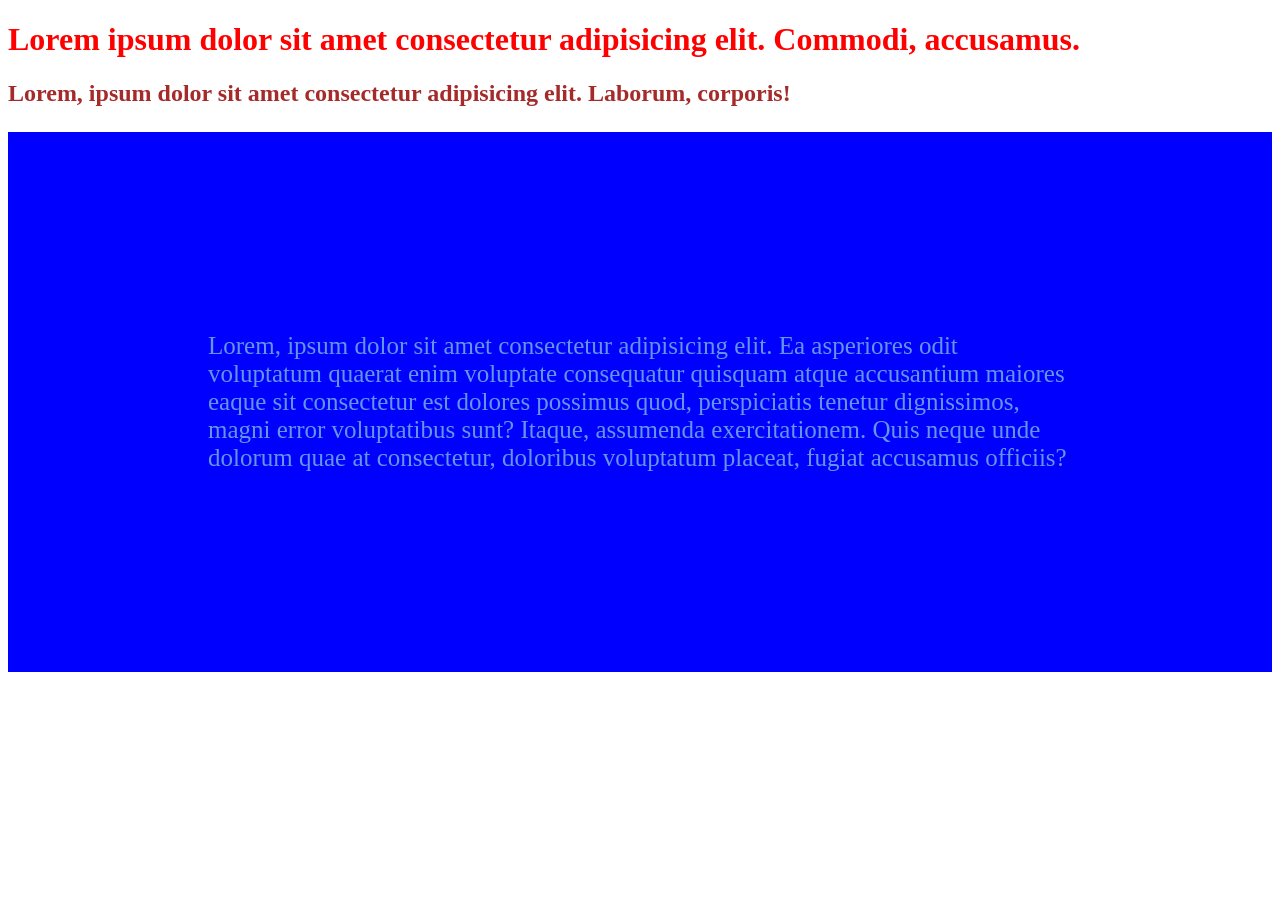
<file: CSS/01_basics/index.html>
<!DOCTYPE html>
<html lang="en">
<head>
    <meta charset="UTF-8">
    <meta name="viewport" content="width=device-width, initial-scale=1.0">
    <title>CSS Basics</title>
    <style>
        h2{
            color: brown;
        }
        p{
            color: brown;
            background-color:blue;
        }
    </style>
    <link rel="stylesheet" href="styles.css">
</head>
<body>
    <h1 style="color: red;">Lorem ipsum dolor sit amet consectetur adipisicing elit. Commodi, accusamus.</h1>
    <h2>Lorem, ipsum dolor sit amet consectetur adipisicing elit. Laborum, corporis!</h2>
    <p>Lorem, ipsum dolor sit amet consectetur adipisicing elit. Ea asperiores odit voluptatum quaerat enim voluptate consequatur quisquam atque accusantium maiores eaque sit consectetur est dolores possimus quod, perspiciatis tenetur dignissimos, magni error voluptatibus sunt? Itaque, assumenda exercitationem. Quis neque unde dolorum quae at consectetur, doloribus voluptatum placeat, fugiat accusamus officiis?</p>
</body>
</html>
</file>
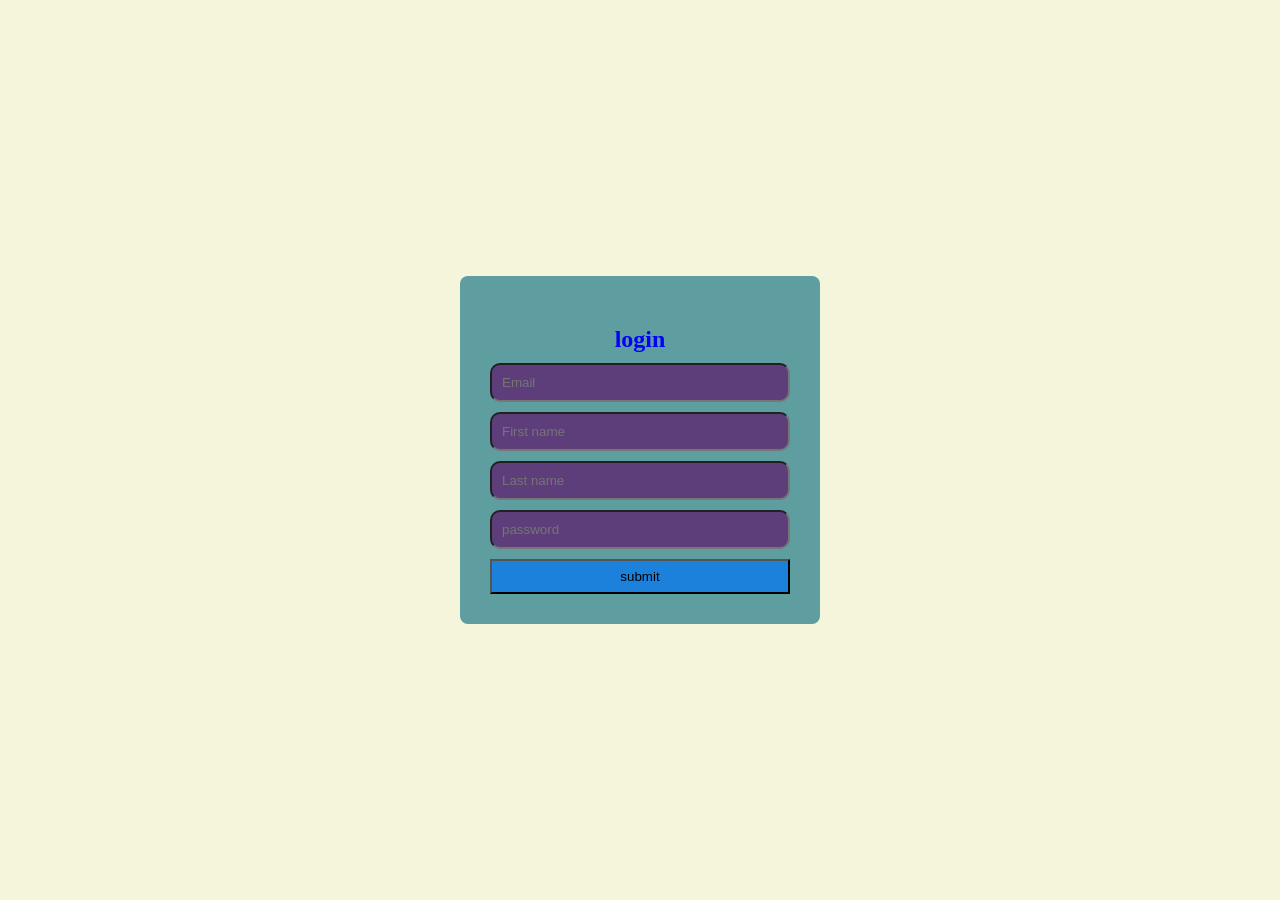
<file: CSS/03_signup/index.html>
<!DOCTYPE html>
<html lang="en">
<head>
    <meta charset="UTF-8">
    <meta name="viewport" content="width=device-width, initial-scale=1.0">
    <title>Document</title>
    <style>
        body{
            margin: 0;
            padding: 0;
            background-color: beige;
            box-sizing: border-box;
            height: 100vh;
            display: flex;
            justify-content: center;
            align-items: center;

}
        .card{
            background-color:cadetblue ;
            width: 300px;
            padding: 30px;
            border-radius: 8px;

        }
        h2{
            text-align: center;
            color:blue;
            margin-bottom: 10px;

            
        }
        form{
            display: flex;
            flex-direction: column;

        }
        input{
             padding: 10px;
             border-radius: 10px;
             margin-bottom: 10px;
             background-color: rgb(93, 62, 122);

        }

        button{
            background-color: #1b81da;
            padding: 8px;
            color: black;

        }
        button:hover{
            background-color: blue;
        }

    </style>
</head>
<body>
    <div class="card">
        <h2 id="login">login</h2>
        <form action="">
             
            <input type="text" id="Email"placeholder="Email">

            <input type="text" id="First name"placeholder="First name">

            <input type="text" id="Last name"placeholder="Last name">

            <input type="text" id="password" placeholder="password">

          <button type="button">submit</button>
        </form>

    </div>
</body>
</html>
</file>
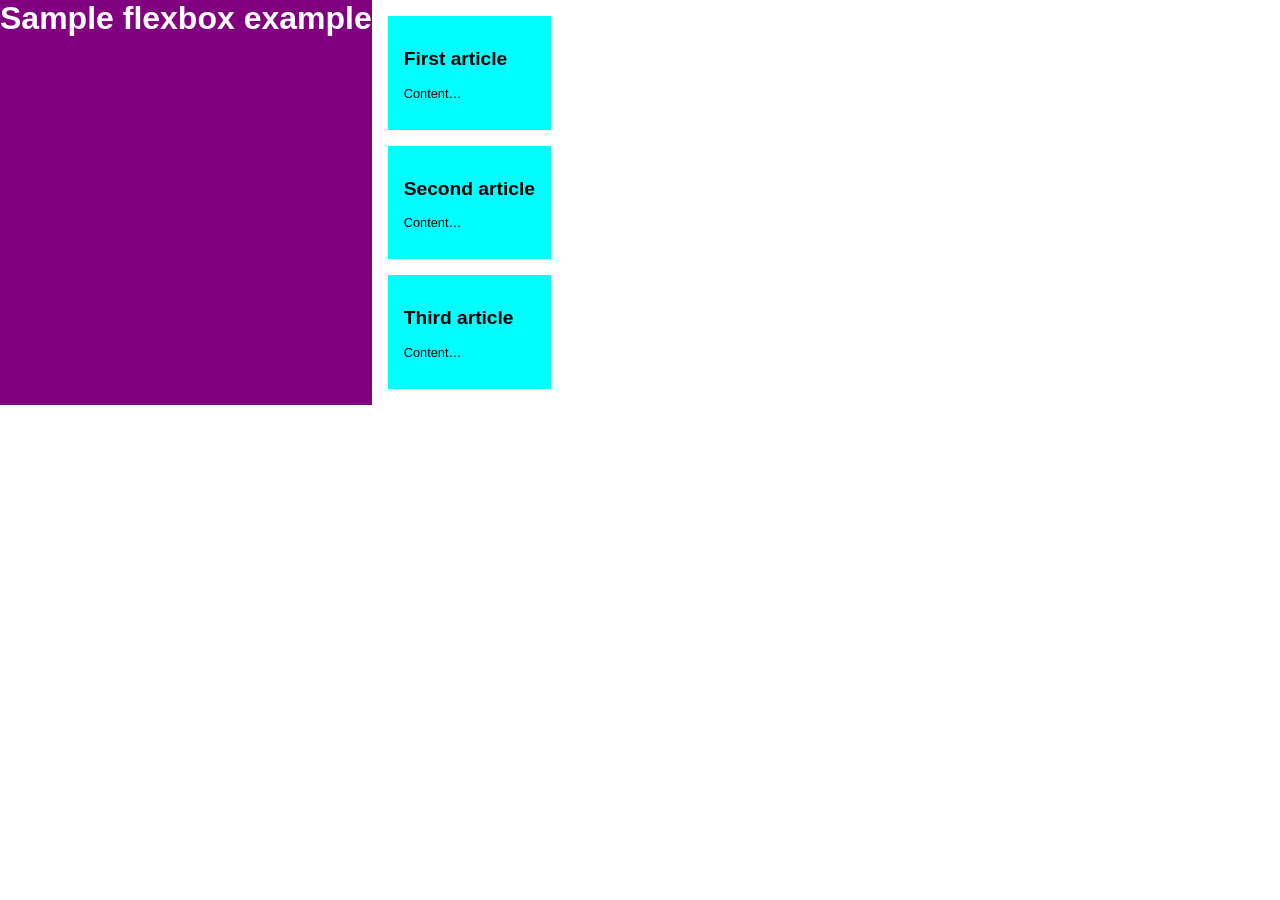
<file: CSS/07_flexbox/index.html>
<!DOCTYPE html>
<html lang="en">
<head>
    <meta charset="UTF-8">
    <meta name="viewport" content="width=device-width, initial-scale=1.0">
    <title>Document</title>
    <link rel="stylesheet" href="styles.css">
</head>
<body>
    
  <header>
  <h1>Sample flexbox example</h1>
</header>
<section>
  <article>
    <h2>First article</h2>
    <p>Content…</p>
  </article>
  <article>
    <h2>Second article</h2>
    <p>Content…</p>
  </article>
  <article>
    <h2>Third article</h2>
    <p>Content…</p>
  </article>
</section>


</body>
</html>
</file>
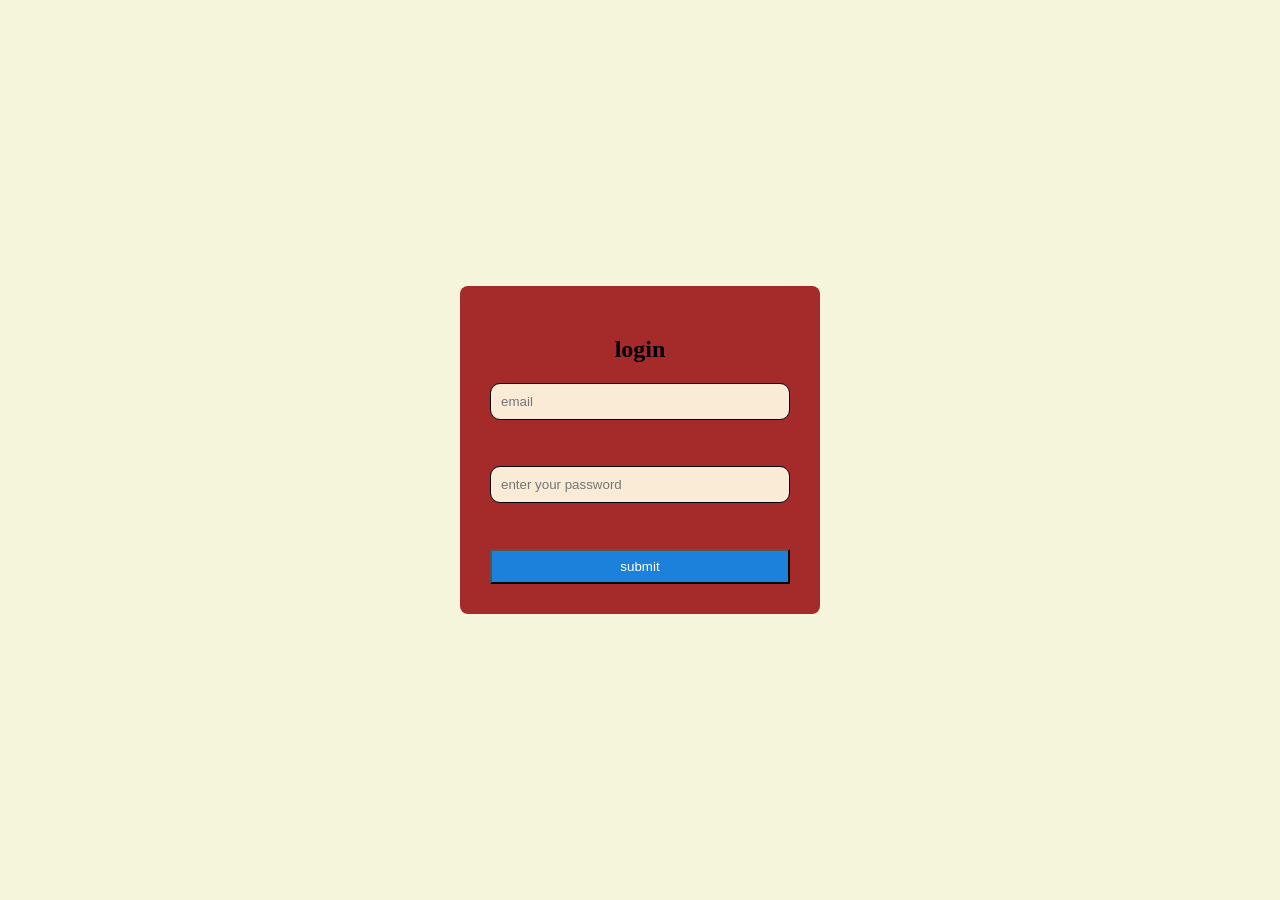
<file: CSS/02_project/login.html>
<!DOCTYPE html>
<html lang="en">
<head>
    <meta charset="UTF-8">
    <meta name="viewport" content="width=device-width, initial-scale=1.0">
    <title>login page</title>
    <style>
        body{
            background-color: beige;
            margin: 0;
            padding: 0;
            height: 100vh;
            display: flex;
            justify-content: center;
            align-items: center;
        }

        .card{
            
            background-color: brown;
            border-radius: 8px;
            padding: 30px;
            width: 300px;
        }
        .h2{
            color: blue;
            margin-bottom: 10px;
            text-align: center;
        }
        #login{
            text-align: center;
        }
        form{
            display: flex;
            flex-direction: column;
            

        }
        input{
            margin-bottom: 10px;
            padding: 10px;
            border-radius: 10px;
            background-color: antiquewhite;
            border: 1px solid black;
        }
        button{
            background-color: #1b81da;
            color: #fff;
            padding: 8px;
        }
        button:hover{
            background-color: blue;
        }
        
    </style>
</head>
<body>
    <div class="card">
        <h2 id="login">login</h2>
        <form action="">
            
            <input type="text" id="email" placeholder="email">
            <br><br>
            
            <input type="text" id="password" placeholder="enter your password">
            <br>
            <br>
            <button type="button">submit</button>
        </form>
    </div>
</body>
</html>
</file>
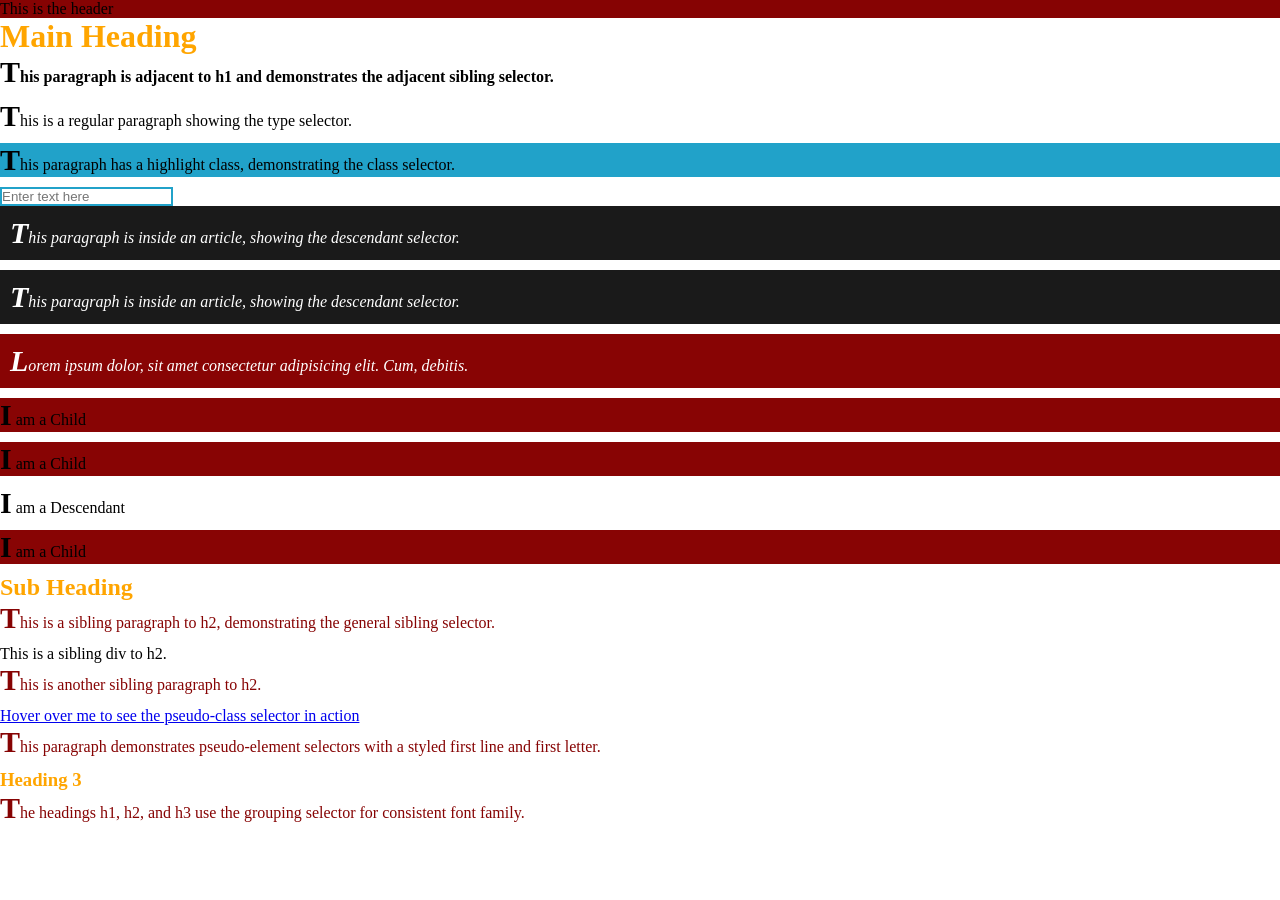
<file: CSS/04_selector/selectors.html>
<!DOCTYPE html>
<html lang="en">
  <head>
    <meta charset="UTF-8" />
    <meta name="viewport" content="width=device-width, initial-scale=1.0" />
    <title>CSS Selectors Example</title>
    <style>
      /* 1. Universal Selector */

      * {
        margin: 0;
        padding: 0;
        box-sizing: border-box;
      }

      /* 2. Type Selector */
      p {
        font-size: 16px;
        margin-bottom: 10px;
      }

      /* 3. Class Selector */
      .highlight {
        background-color: #21a2c9;
      }

      /* 4. ID Selector */
      #header {
        background-color: #860303;
      }

      /* 5. Attribute Selector */
      input[type="text"] {
        border: 2px solid #21a2c9;
      }

      /* 6. Descendant Selector */
      article p {
        font-style: italic;
        background-color: #1a1a1a;
        color: #fff;
        padding: 10px;
      }

      /* 7. Child Selector */
      div > p {
        background-color: #880404;
      }

      /* 8. Adjacent Sibling Selector */
      h1 + p {
        font-weight: bold;
      }

      /* 9. General Sibling Selector */
      h2 ~ p {
        color: #860303;
      }

      /* 10. Pseudo-class Selector */

      a:hover {
        background-color: #14a50e;
        text-decoration: none;
        color: #1a1a1a;
        padding: 5px;
        margin: 4px;
      }

      /* 11. Pseudo-element Selector */
      p::first-letter {
        font-weight: bold;
        font-size: 30px;
      }

      /* 12. Grouping Selector */

      h1,
      h2,
      h3 {
        color: orange;
      }
    </style>
  </head>
  <body>
    <header id="header">This is the header</header>

    <h1>Main Heading</h1>
    <p>
      This paragraph is adjacent to h1 and demonstrates the adjacent sibling
      selector.
    </p>
    <p>This is a regular paragraph showing the type selector.</p>

    <p class="highlight">
      This paragraph has a highlight class, demonstrating the class selector.
    </p>

    <input type="text" placeholder="Enter text here" />

    <article>
      <p>
        This paragraph is inside an article, showing the descendant selector.
      </p>
      <p>
        This paragraph is inside an article, showing the descendant selector.
      </p>
      <div>
        <p>
          Lorem ipsum dolor, sit amet consectetur adipisicing elit. Cum,
          debitis.
        </p>
      </div>
    </article>

    <div>
      <p>I am a Child</p>
      <p>I am a Child</p>
      <section>
        <p>I am a Descendant</p>
      </section>
      <p>I am a Child</p>
    </div>

    <h2>Sub Heading</h2>
    <p>
      This is a sibling paragraph to h2, demonstrating the general sibling
      selector.
    </p>
    <div>This is a sibling div to h2.</div>
    <p>This is another sibling paragraph to h2.</p>

    <a href="#">Hover over me to see the pseudo-class selector in action</a>

    <p>
      This paragraph demonstrates pseudo-element selectors with a styled first
      line and first letter.
    </p>

    <h3>Heading 3</h3>

    <p>
      The headings h1, h2, and h3 use the grouping selector for consistent font
      family.
    </p>
  </body>
</html>
</file>
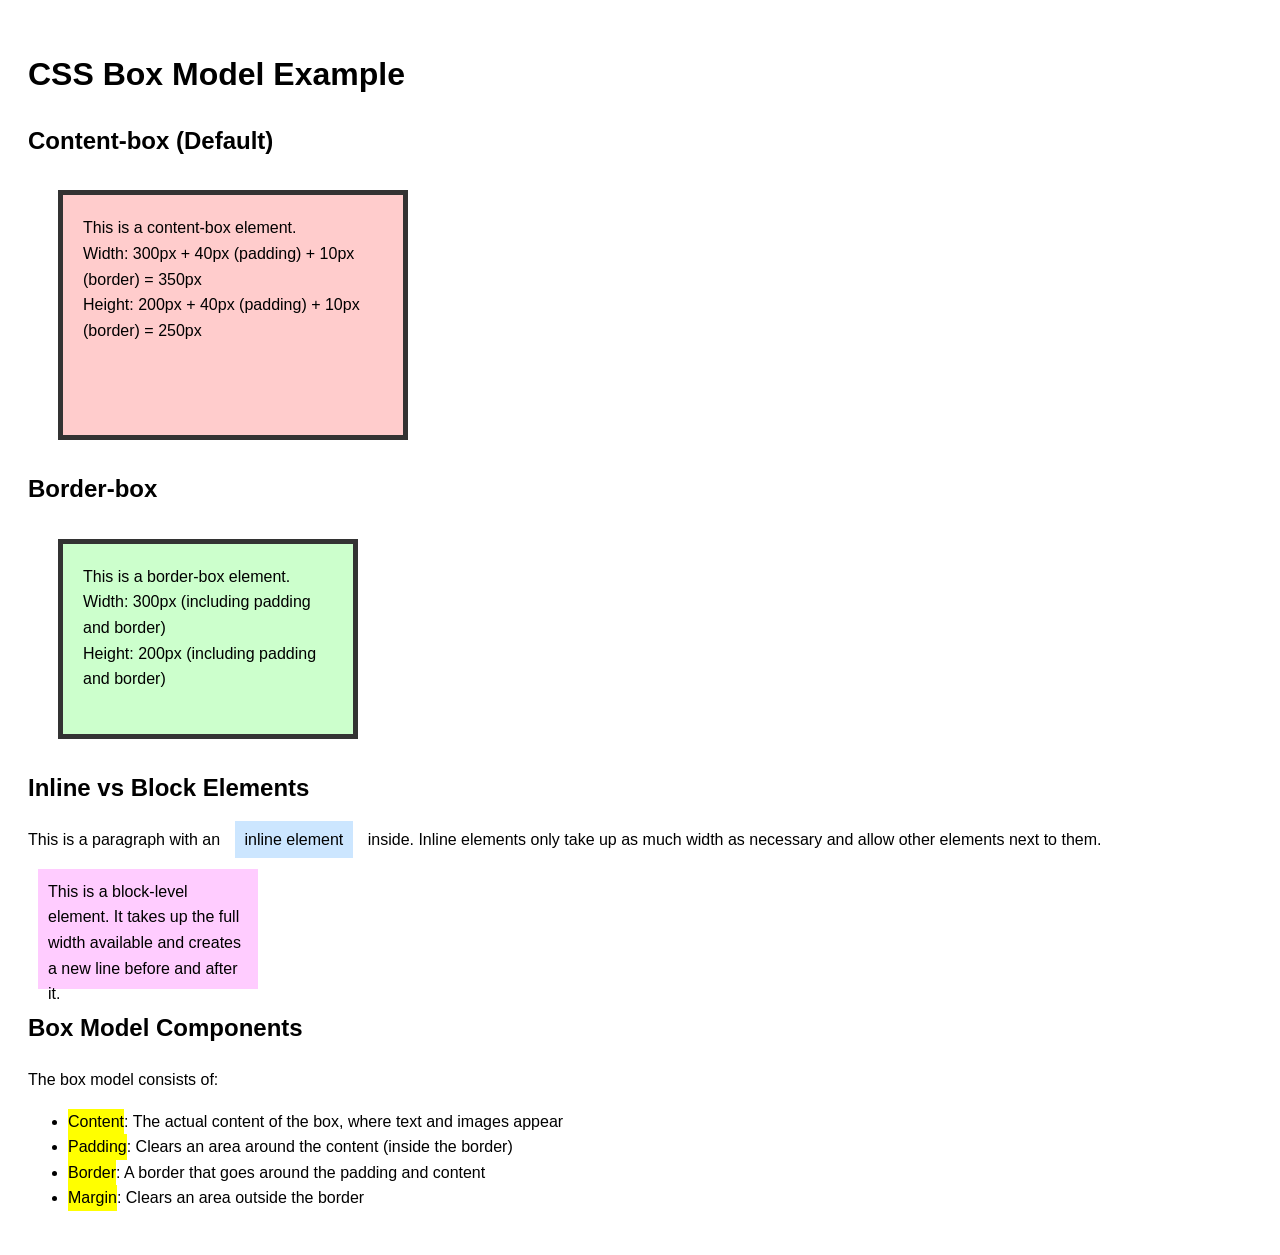
<file: CSS/05_boxmodel/boxmodel.html>
<!DOCTYPE html>
<html lang="en">
  <head>
    <meta charset="UTF-8" />
    <meta name="viewport" content="width=device-width, initial-scale=1.0" />
    <title>CSS Box Model Example</title>
    <style>
      body {
        font-family: Arial, sans-serif;
        line-height: 1.6;
        padding: 20px;
      }

      .box-model-demo {
        width: 300px;
        height: 200px;
        padding: 20px;
        border: 5px solid #333;
        margin: 30px;
        background-color: #f0f0f0;
      }

      .content-box {
        box-sizing: content-box;
        background-color: #ffcccc;
      }

      .border-box {
        box-sizing: border-box;
        background-color: #ccffcc;
      }

      .box-model-demo p {
        margin: 0;
      }

      .highlight {
        background-color: yellow;
        display: inline-block;
      }

      .inline-example {
        background-color: #cce6ff;
        padding: 10px;
        margin: 10px;
        /* Inline elements ignore width and height */
        width: 200px;
        height: 100px;
      }

      .block-example {
        background-color: #ffccff;
        padding: 10px;
        margin: 10px;
        width: 200px;
        height: 100px;
      }
    </style>
  </head>
  <body>
    <h1>CSS Box Model Example</h1>

    <h2>Content-box (Default)</h2>
    <div class="box-model-demo content-box">
      <p>This is a content-box element.</p>
      <p>Width: 300px + 40px (padding) + 10px (border) = 350px</p>
      <p>Height: 200px + 40px (padding) + 10px (border) = 250px</p>
    </div>

    <h2>Border-box</h2>
    <div class="box-model-demo border-box">
      <p>This is a border-box element.</p>
      <p>Width: 300px (including padding and border)</p>
      <p>Height: 200px (including padding and border)</p>
    </div>

    <h2>Inline vs Block Elements</h2>
    <p>
      This is a paragraph with an
      <span class="inline-example">inline element</span> inside. Inline elements
      only take up as much width as necessary and allow other elements next to
      them.
    </p>

    <div class="block-example">
      This is a block-level element. It takes up the full width available and
      creates a new line before and after it.
    </div>

    <h2>Box Model Components</h2>
    <p>The box model consists of:</p>
    <ul>
      <li>
        <span class="highlight">Content</span>: The actual content of the box,
        where text and images appear
      </li>
      <li>
        <span class="highlight">Padding</span>: Clears an area around the
        content (inside the border)
      </li>
      <li>
        <span class="highlight">Border</span>: A border that goes around the
        padding and content
      </li>
      <li>
        <span class="highlight">Margin</span>: Clears an area outside the border
      </li>
    </ul>
  </body>
</html>
</file>
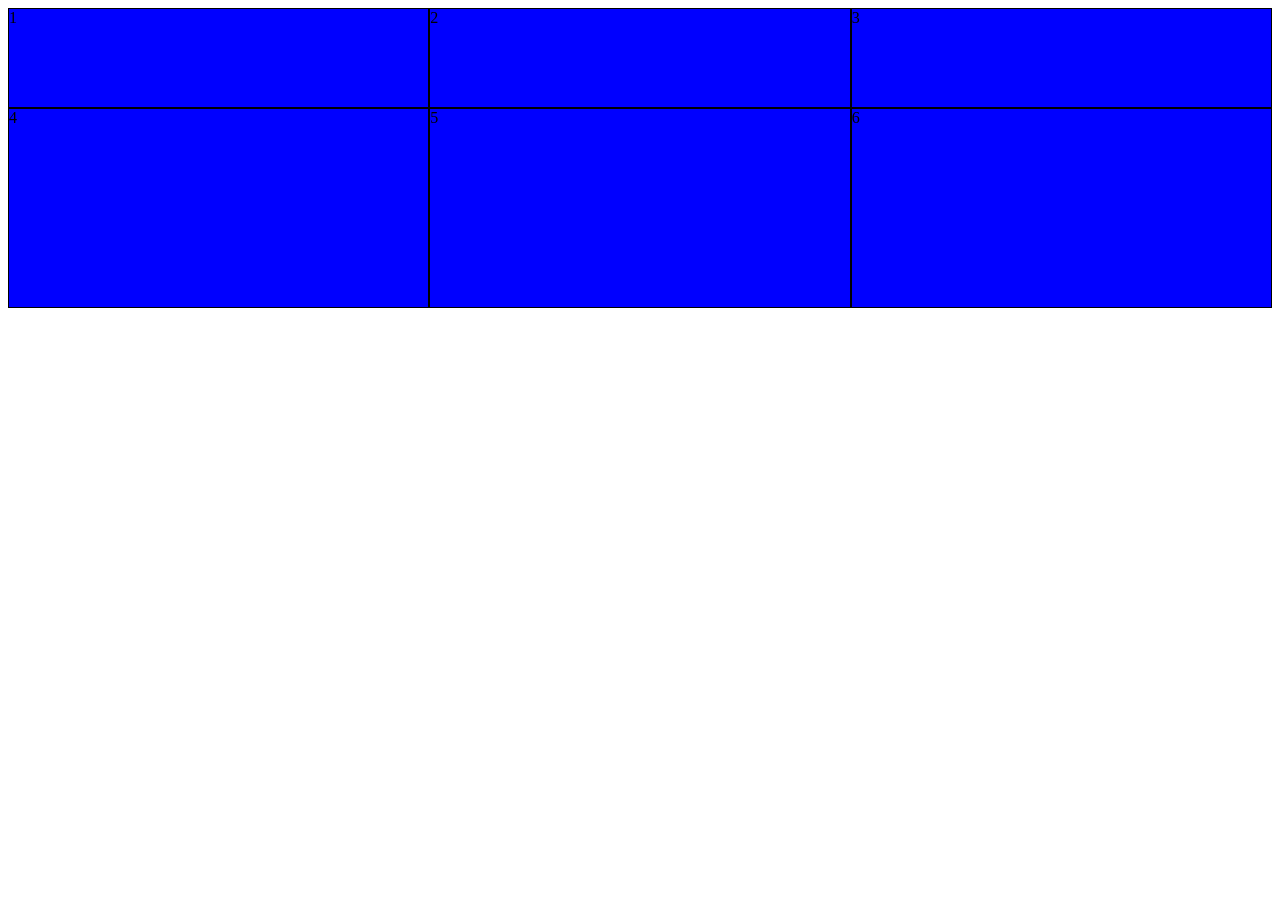
<file: CSS/08_grid/grid_basics.html>
<!DOCTYPE html>
<html lang="en">
<head>
    <meta charset="UTF-8">
    <meta name="viewport" content="width=device-width, initial-scale=1.0">
    <title>Grid container</title>
    <style>
        .grid-container{
            display:grid;
            grid-template-columns: repeat(3,1fr); 
            grid-template-rows: 100px 200px;
        
        }
        .item{
            background-color: blue;
            border: 1px solid black;
        }
    </style>
</head>
<body>
    <div class="grid-container">
        <div class="item">1</div>
        <div class="item">2</div>
        <div class="item">3</div>
        <div class="item">4</div>
        <div class="item">5</div>
        <div class="item">6</div>
        
    </div>
</body>
</html>
</file>
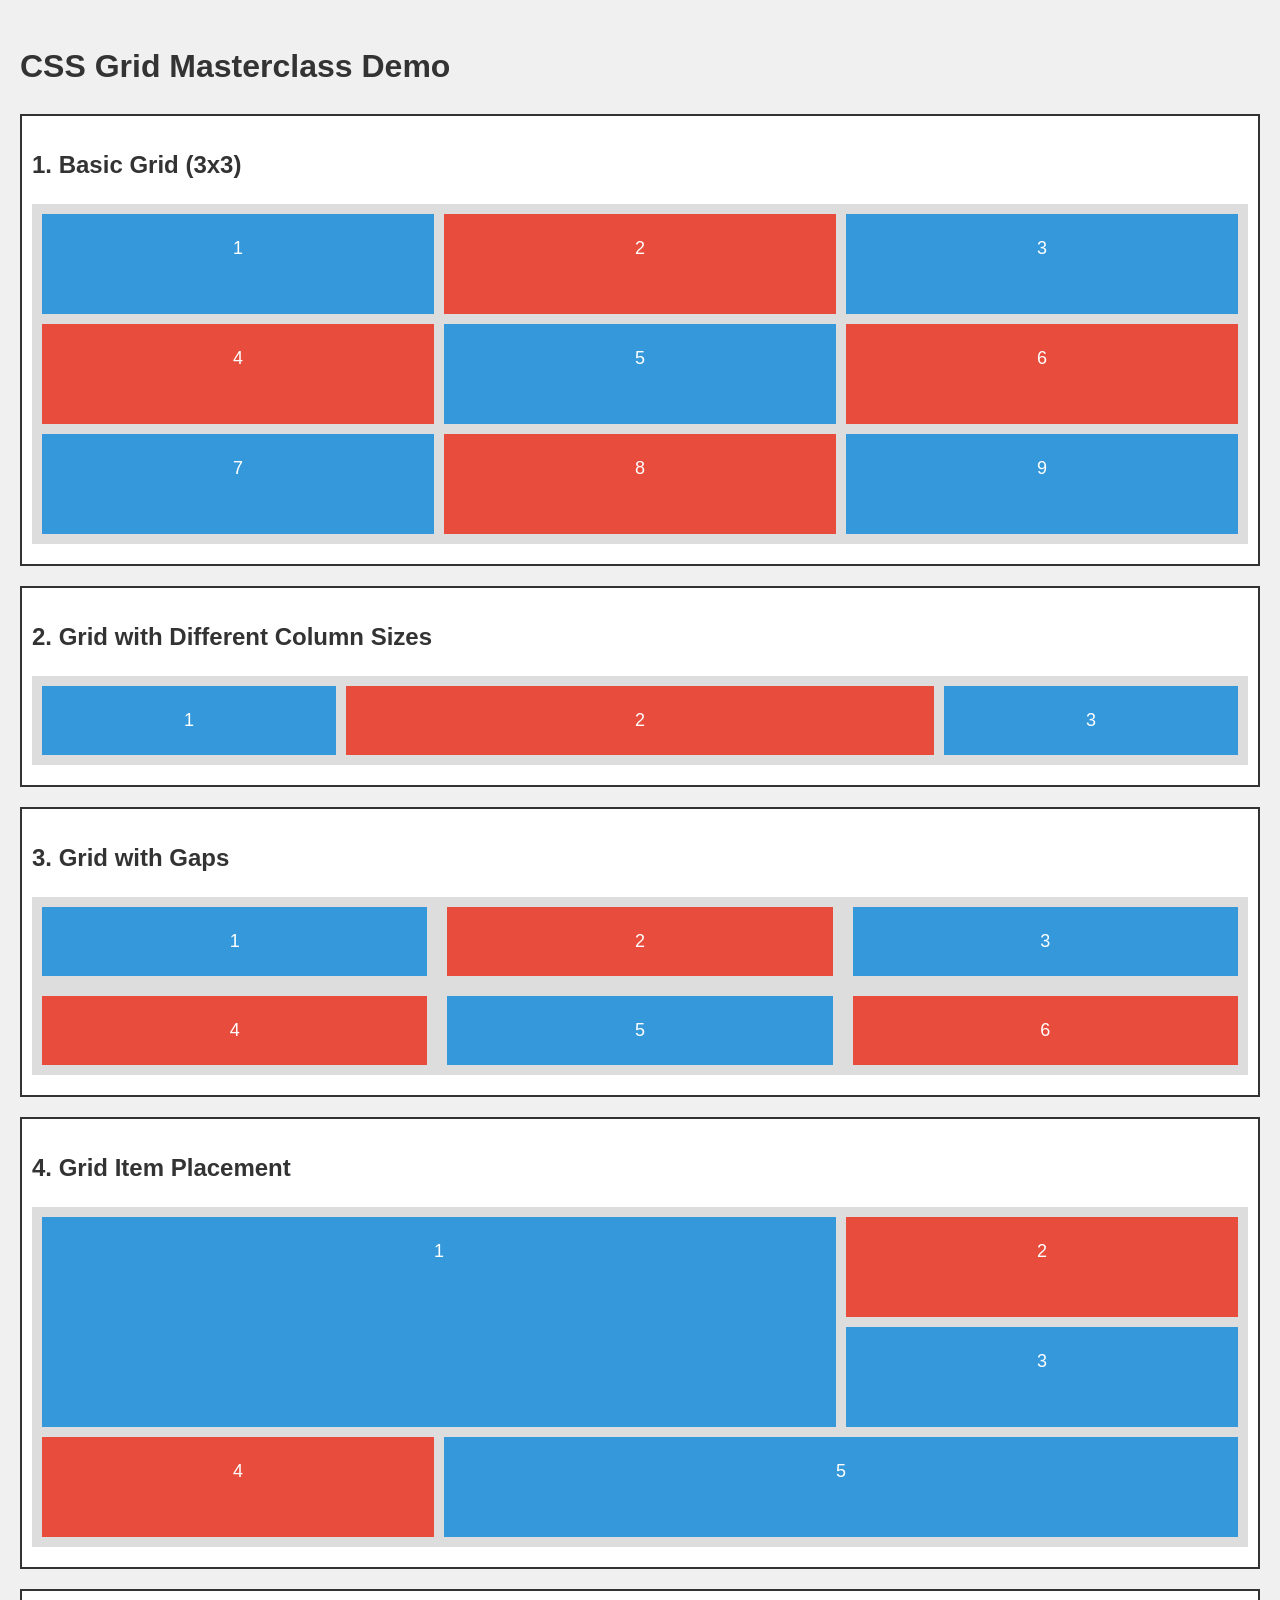
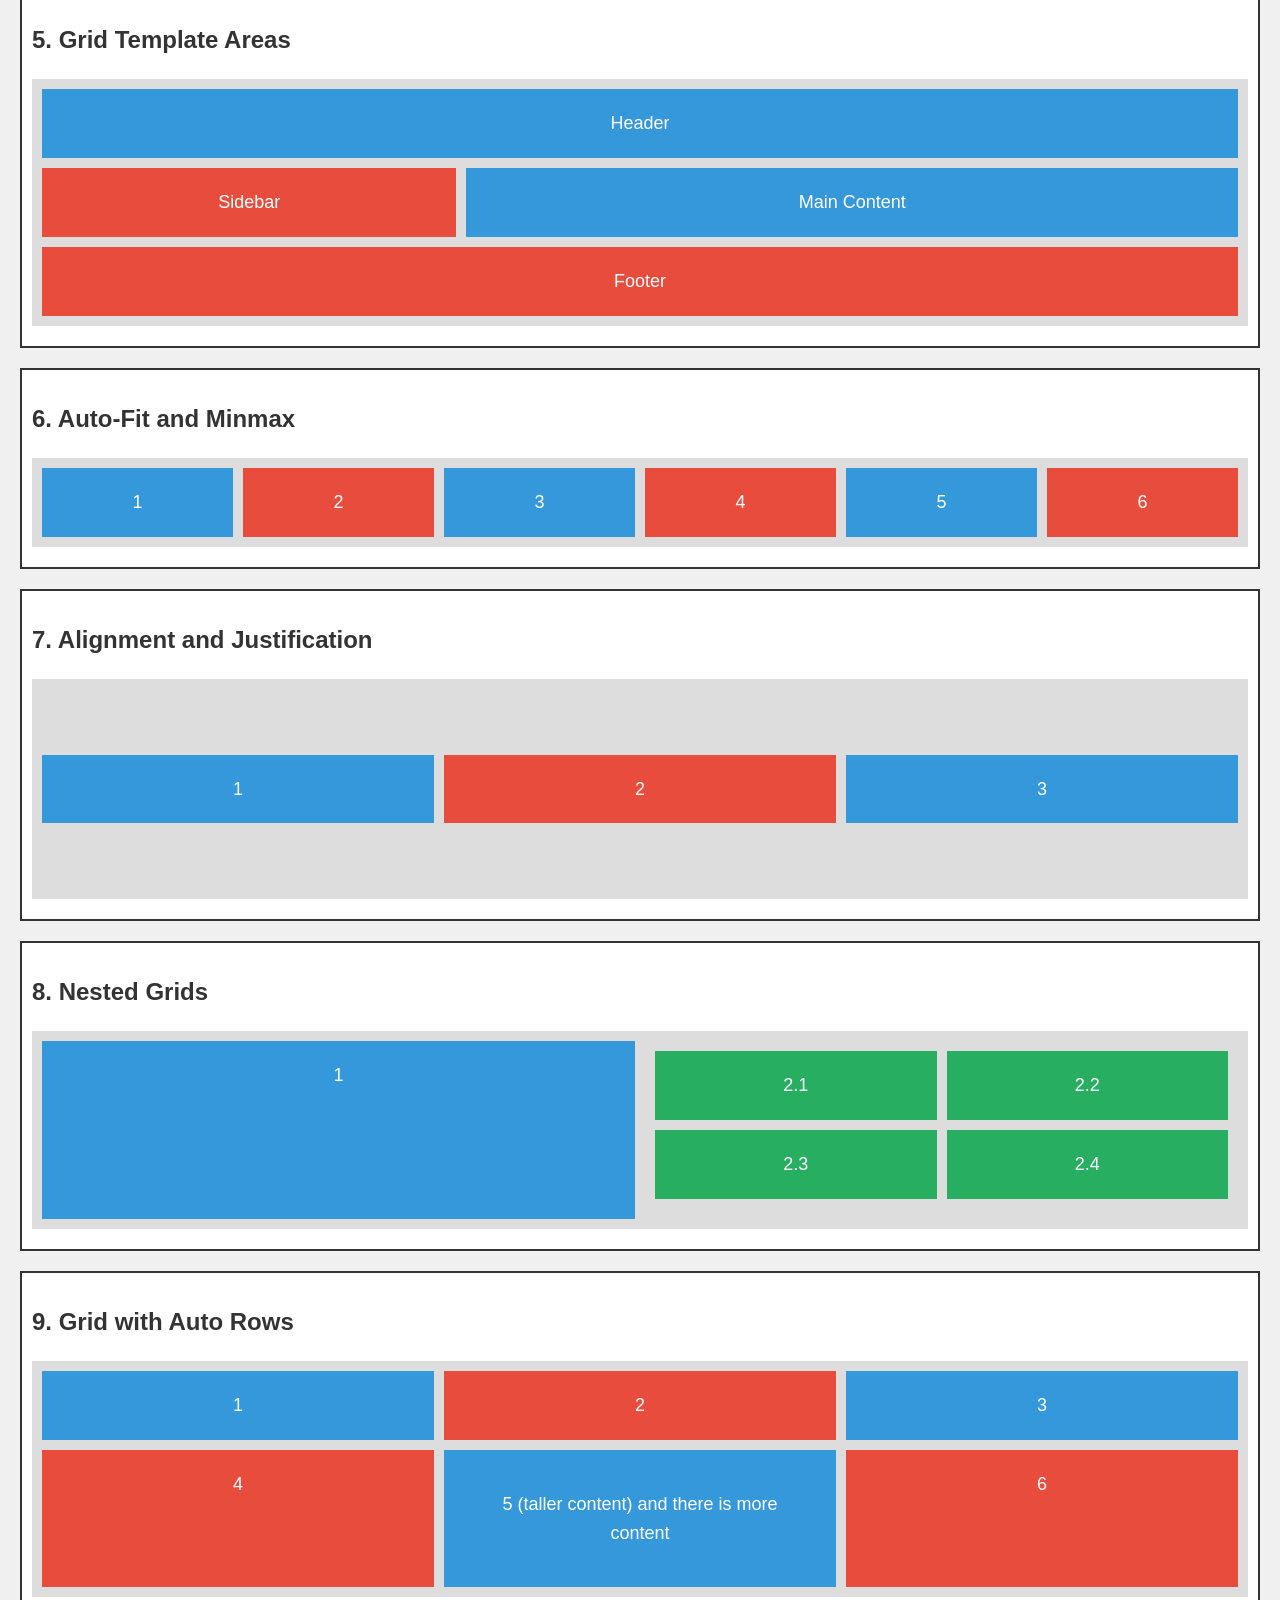
<file: CSS/08_grid/gridMasterClass.html>
<!DOCTYPE html>
<html lang="en">
  <head>
    <meta charset="UTF-8" />
    <meta name="viewport" content="width=device-width, initial-scale=1.0" />
    <title>CSS Grid Masterclass Demo</title>
    <style>
      body {
        font-family: Arial, sans-serif;
        line-height: 1.6;
        margin: 0;
        padding: 20px;
        background-color: #f0f0f0;
      }
      h1,
      h2 {
        color: #333;
      }
      .container {
        background-color: #fff;
        border: 2px solid #333;
        margin-bottom: 20px;
        padding: 10px;
      }
      .grid-container {
        display: grid;
        gap: 10px;
        background-color: #ddd;
        padding: 10px;
        margin-bottom: 10px;
      }
      .box {
        background-color: #3498db;
        color: white;
        padding: 20px;
        font-size: 18px;
        text-align: center;
      }
      .box:nth-child(even) {
        background-color: #e74c3c;
      }
    </style>
  </head>
  <body>
    <h1>CSS Grid Masterclass Demo</h1>

    <div class="container">
      <h2>1. Basic Grid (3x3)</h2>
      <div
        class="grid-container"
        style="
          grid-template-columns: repeat(3, 1fr);
          grid-template-rows: repeat(3, 100px);
        "
      >
        <div class="box">1</div>
        <div class="box">2</div>
        <div class="box">3</div>
        <div class="box">4</div>
        <div class="box">5</div>
        <div class="box">6</div>
        <div class="box">7</div>
        <div class="box">8</div>
        <div class="box">9</div>
      </div>
    </div>

    <div class="container">
      <h2>2. Grid with Different Column Sizes</h2>
      <div class="grid-container" style="grid-template-columns: 1fr 2fr 1fr">
        <div class="box">1</div>
        <div class="box">2</div>
        <div class="box">3</div>
      </div>
    </div>

    <div class="container">
      <h2>3. Grid with Gaps</h2>
      <div
        class="grid-container"
        style="grid-template-columns: repeat(3, 1fr); gap: 20px"
      >
        <div class="box">1</div>
        <div class="box">2</div>
        <div class="box">3</div>
        <div class="box">4</div>
        <div class="box">5</div>
        <div class="box">6</div>
      </div>
    </div>

    <div class="container">
      <h2>4. Grid Item Placement</h2>
      <div
        class="grid-container"
        style="
          grid-template-columns: repeat(3, 1fr);
          grid-template-rows: repeat(3, 100px);
        "
      >
        <div class="box" style="grid-column: 1/3; grid-row: 1/3">1</div>
        <div class="box">2</div>
        <div class="box">3</div>
        <div class="box">4</div>
        <div class="box" style="grid-column: 2/4">5</div>
      </div>
    </div>

    <div class="container">
      <h2>5. Grid Template Areas</h2>
      <div
        class="grid-container"
        style="
          grid-template-areas: 'header header header ' 'sidebar main main ' ' footer footer footer ';
        "
      >
        <div class="box" style="grid-area: header">Header</div>
        <div class="box" style="grid-area: sidebar">Sidebar</div>
        <div class="box" style="grid-area: main">Main Content</div>
        <div class="box" style="grid-area: footer">Footer</div>
      </div>
    </div>

    <div class="container">
      <h2>6. Auto-Fit and Minmax</h2>
      <div
        class="grid-container"
        style="grid-template-columns: repeat(auto-fit, minmax(100px, 1fr))"
      >
        <div class="box">1</div>
        <div class="box">2</div>
        <div class="box">3</div>
        <div class="box">4</div>
        <div class="box">5</div>
        <div class="box">6</div>
      </div>
    </div>

    <div class="container">
      <h2>7. Alignment and Justification</h2>
      <div
        class="grid-container"
        style="
          grid-template-columns: repeat(3, 1fr);
          height: 200px;

          align-items: center;
        "
      >
        <div class="box">1</div>
        <div class="box">2</div>
        <div class="box">3</div>
      </div>
    </div>

    <div class="container">
      <h2>8. Nested Grids</h2>
      <div class="grid-container" style="grid-template-columns: 1fr 1fr">
        <div class="box">1</div>
        <div class="grid-container" style="grid-template-columns: 1fr 1fr">
          <div class="box" style="background-color: #27ae60">2.1</div>
          <div class="box" style="background-color: #27ae60">2.2</div>
          <div class="box" style="background-color: #27ae60">2.3</div>
          <div class="box" style="background-color: #27ae60">2.4</div>
        </div>
      </div>
    </div>

    <div class="container">
      <h2>9. Grid with Auto Rows</h2>
      <div class="grid-container" style="grid-template-columns: repeat(3, 1fr)">
        <div class="box">1</div>
        <div class="box">2</div>
        <div class="box">3</div>
        <div class="box">4</div>
        <div class="box" style="padding: 40px">
          5 (taller content) and there is more content
        </div>
        <div class="box">6</div>
      </div>
    </div>
  </body>
</html>
</file>
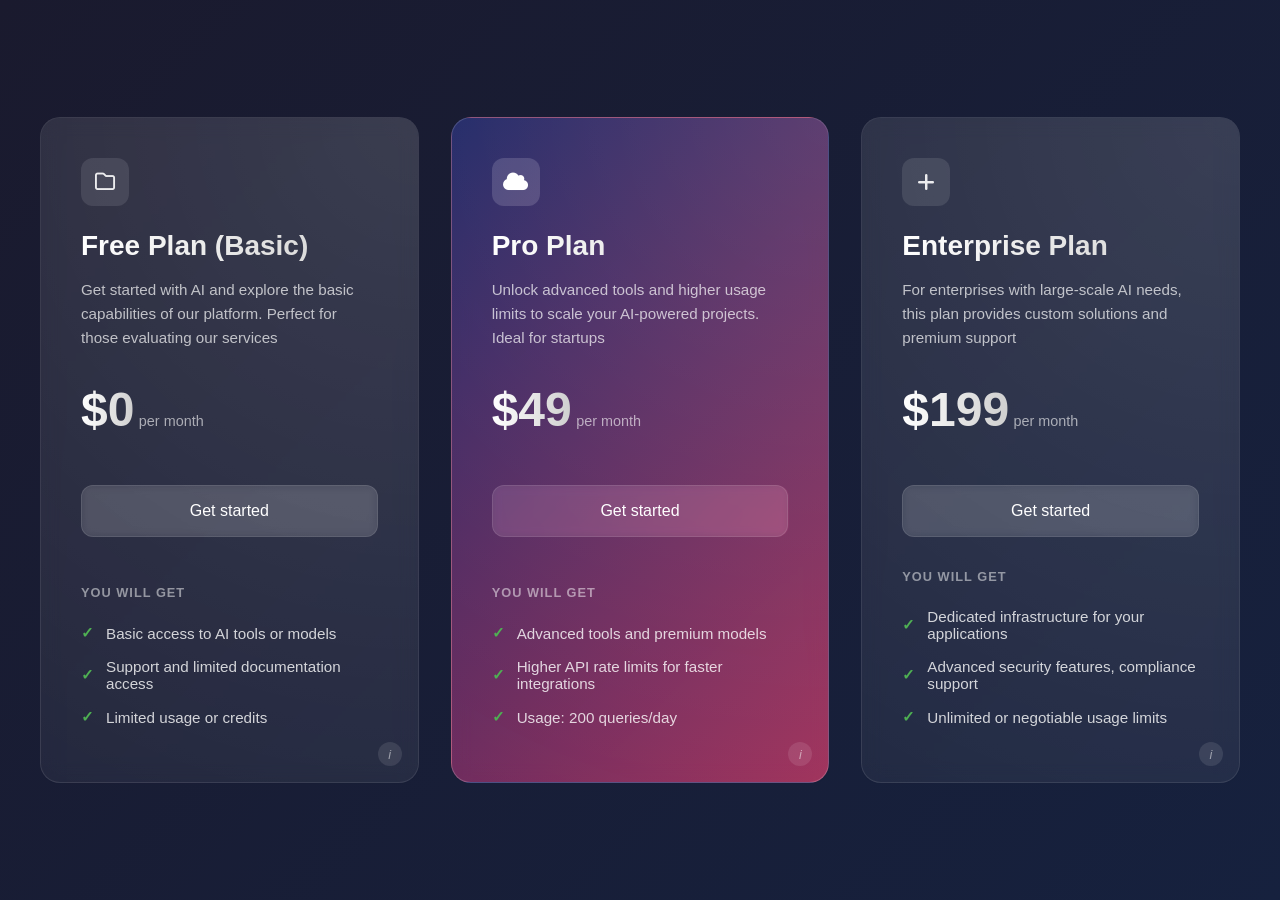
<file: CSS/09_card_container/card-container.html>
<!DOCTYPE html>
<html lang="en">
<head>
    <meta charset="UTF-8">
    <meta name="viewport" content="width=device-width, initial-scale=1.0">
    <title>Document</title>
    <link rel="stylesheet" href="styles.css">
</head>
<body>
    <link rel="stylesheet" href="https://cdnjs.cloudflare.com/ajax/libs/font-awesome/6.5.1/css/all.min.css">
<div class="pricing-container">
  <div class="pricing-cards">
    <div class="card">
      <div class="card-icon">
        <i class="fa-regular fa-folder"></i>
      </div>
      <h2>Free Plan (Basic)</h2>
      <p class="description">Get started with AI and explore the basic capabilities of our platform. Perfect for those evaluating our services</p>
      <div class="price">
        <span class="amount">$0</span>
        <span class="period">per month</span>
      </div>
      <button class="get-started">Get started</button>
      <div class="features">
        <h3>YOU WILL GET</h3>
        <ul>
          <li>Basic access to AI tools or models</li>
          <li>Support and limited documentation access</li>
          <li>Limited usage or credits</li>
        </ul>
      </div>
    </div>

    <div class="card featured">
      <div class="card-icon">
        <i class="fa-solid fa-cloud"></i>
      </div>
      <h2>Pro Plan</h2>
      <p class="description">Unlock advanced tools and higher usage limits to scale your AI-powered projects. Ideal for startups</p>
      <div class="price">
        <span class="amount">$49</span>
        <span class="period">per month</span>
      </div>
      <button class="get-started">Get started</button>
      <div class="features">
        <h3>YOU WILL GET</h3>
        <ul>
          <li>Advanced tools and premium models</li>
          <li>Higher API rate limits for faster integrations</li>
          <li>Usage: 200 queries/day</li>
        </ul>
      </div>
    </div>

    <div class="card">
      <div class="card-icon">
        <i class="fa-solid fa-plus"></i>
      </div>
      <h2>Enterprise Plan</h2>
      <p class="description">For enterprises with large-scale AI needs, this plan provides custom solutions and premium support</p>
      <div class="price">
        <span class="amount">$199</span>
        <span class="period">per month</span>
      </div>
      <button class="get-started">Get started</button>
      <div class="features">
        <h3>YOU WILL GET</h3>
        <ul>
          <li>Dedicated infrastructure for your applications</li>
          <li>Advanced security features, compliance support</li>
          <li>Unlimited or negotiable usage limits</li>
        </ul>
      </div>
    </div>
  </div>
</div>
</body>
</html>
</file>
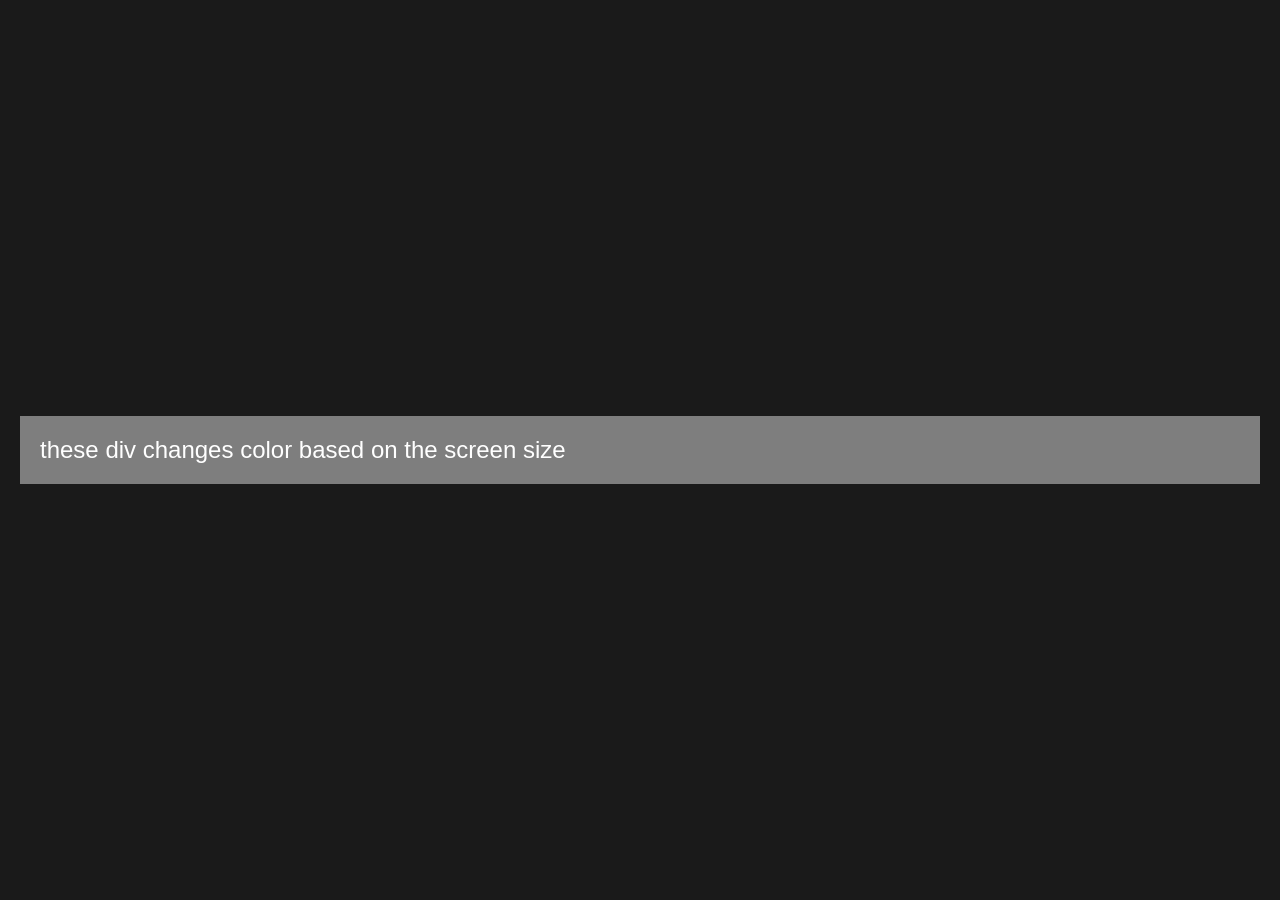
<file: CSS/11_breakpoint/responsive_design.html>
<!DOCTYPE html>
<html lang="en">
<head>
    <meta charset="UTF-8">
    <meta name="viewport" content="width=device-width, initial-scale=1.0">
    <title>Responsive Design</title>
    <style>
        body{
            margin: 0;
            padding: 0;
            font-family: Arial, Helvetica, sans-serif;
            display: flex;
            justify-content: center;
            align-items: center;
            height: 100vh;
            background-color: #1a1a1a;

        }
        .responsive-div{
            width: 100%;
            max-width: 1200px;
            padding: 20px;
            color: #fff;
            font-size: 24px;
            background-color: #7e7e7e;

        }
        @media (max-width:600px) {
            body{
                align-items: flex-start;
            }
             .responsive-div {
             background-color:  #3498db;

        }
    }
        @media (min-width:601px) and (max-width:1024px) {
            body{
                align-items: center;
            }
             .responsive-div {
             background-color:  #892222;

        }
    }   
    </style>
</head>
<body>
    <div class="responsive-div">
        these div changes color based on the screen size
    </div>
</body>
</html>
</file>
<file: CSS/01_basics/styles.css>
p{
    color: cornflowerblue;
    font-size: 25px;
    padding: 200px;
}
</file>
<file: CSS/07_flexbox/styles.css>
body {
  font-family: sans-serif;
  margin: 0;
  display: flex;
  flex-wrap: wrap;
}
header {
  background: purple;
  
}
h1 {
  text-align: center;
  color: white;

  margin: 0;
}
section {
  zoom: 0.8;
  

}
article {
  padding: 20px;
  margin: 20px;
  background: aqua;
}
/* Add your flexbox CSS below here */
</file>
<file: CSS/09_card_container/styles.css>
* {
  margin: 0;
  padding: 0;
  box-sizing: border-box;
  font-family: -apple-system, BlinkMacSystemFont, "Segoe UI", Roboto, Oxygen,
    Ubuntu, Cantarell, sans-serif;
}

body {
  min-height: 100vh;
  display: flex;
  justify-content: center;
  align-items: center;
  padding: 2rem;
  background: linear-gradient(135deg, #1a1a2e 0%, #16213e 100%);
}

.pricing-container {
  max-width: 1200px;
  width: 100%;
}

.toggle-container {
  display: flex;
  justify-content: center;
  gap: 0.5rem;
  margin-bottom: 2rem;
}

.toggle-btn {
  padding: 0.75rem 1.5rem;
  border: none;
  background: #fff;
  cursor: pointer;
  border-radius: 25px;
  font-size: 0.9rem;
  color: #666;
  box-shadow: 10px 5px 5px  black
}

.toggle-btn.active {
  background: #fff;
  color: #000;
  font-weight: 500;
}

.pricing-cards {
  display: grid;
  grid-template-columns: repeat(3, 1fr);
  gap: 2rem;
}

.card {
  background: rgba(255, 255, 255, 0.05);
  backdrop-filter: blur(10px);
  border: 1px solid rgba(255, 255, 255, 0.1);
  border-radius: 20px;
  padding: 2.5rem;
  color: #fff;
  position: relative;
  overflow: hidden;
  transition: all 0.3s ease;
  min-height: 550px;
  display: flex;
  flex-direction: column;
}

.card::before {
  content: "";
  position: absolute;
  top: 0;
  left: 0;
  width: 100%;
  height: 100%;
  background: radial-gradient(
    circle at top right,
    rgba(255, 255, 255, 0.1),
    transparent
  );
  pointer-events: none;
}

.card:hover {
  transform: translateY(-10px);
  box-shadow: 0 20px 40px rgba(0, 0, 0, 0.3);
}

.card.featured {
  background: linear-gradient(
    135deg,
    rgba(29, 38, 113, 0.8) 0%,
    rgba(195, 55, 100, 0.8) 100%
  );
  backdrop-filter: blur(10px);
  border: 1px solid rgba(255, 255, 255, 0.2);
}

.card-icon {
  width: 48px;
  height: 48px;
  margin-bottom: 1.5rem;
  background: rgba(255, 255, 255, 0.1);
  border-radius: 12px;
  display: flex;
  align-items: center;
  justify-content: center;
  transition: all 0.3s ease;
}

.card:hover .card-icon {
  background: rgba(255, 255, 255, 0.2);
  transform: scale(1.05);
}

.card-icon i {
  font-size: 1.25rem;
  color: rgba(255, 255, 255, 0.9);
}

.card.featured .card-icon {
  background: rgba(255, 255, 255, 0.15);
}

.card.featured .card-icon i {
  color: #fff;
}

h2 {
  font-size: 1.75rem;
  margin-bottom: 1rem;
  font-weight: 600;
  background: linear-gradient(to right, #fff, #ccc);
  -webkit-background-clip: text;
  -webkit-text-fill-color: transparent;
}

.description {
  font-size: 0.95rem;
  color: rgba(255, 255, 255, 0.7);
  margin-bottom: 2rem;
  line-height: 1.6;
}

.price {
  margin-bottom: 2rem;
}

.amount {
  font-size: 3rem;
  font-weight: 700;
  background: linear-gradient(to right, #fff, #ccc);
  -webkit-background-clip: text;
  -webkit-text-fill-color: transparent;
}

.period {
  font-size: 0.9rem;
  color: rgba(255, 255, 255, 0.6);
}

.get-started {
  width: 100%;
  padding: 1rem;
  border: none;
  background: rgba(255, 255, 255, 0.1);
  color: #fff;
  border-radius: 12px;
  cursor: pointer;
  font-size: 1rem;
  font-weight: 500;
  margin: 1rem 0 2rem;
  transition: all 0.3s ease;
  border: 1px solid rgba(255, 255, 255, 0.1);
  backdrop-filter: blur(5px);
}

.get-started:hover {
  background: rgba(255, 255, 255, 0.2);
  transform: translateY(-2px);
}

.features {
  margin-top: auto;
}

.features h3 {
  font-size: 0.8rem;
  color: rgba(255, 255, 255, 0.5);
  margin-bottom: 1.5rem;
  letter-spacing: 1px;
}

.features ul {
  list-style: none;
}

.features li {
  font-size: 0.95rem;
  color: rgba(255, 255, 255, 0.8);
  margin-bottom: 1rem;
  display: flex;
  align-items: center;
  gap: 0.75rem;
}

.features li::before {
  content: "✓";
  color: #4caf50;
  font-weight: bold;
}

.card::after {
  content: "i";
  position: absolute;
  bottom: 1rem;
  right: 1rem;
  width: 24px;
  height: 24px;
  border-radius: 50%;
  background: rgba(255, 255, 255, 0.1);
  display: flex;
  align-items: center;
  justify-content: center;
  font-size: 0.8rem;
  font-style: italic;
  color: rgba(255, 255, 255, 0.5);
}

@media (max-width: 1024px) {
  .pricing-cards {
    grid-template-columns: repeat(auto-fit, minmax(300px, 1fr));
    gap: 2rem;
  }
}

@media (max-width: 768px) {
  body {
    padding: 1rem;
  }

  .card {
    max-width: 100%;
    padding: 2rem;
  }
}
</file>
